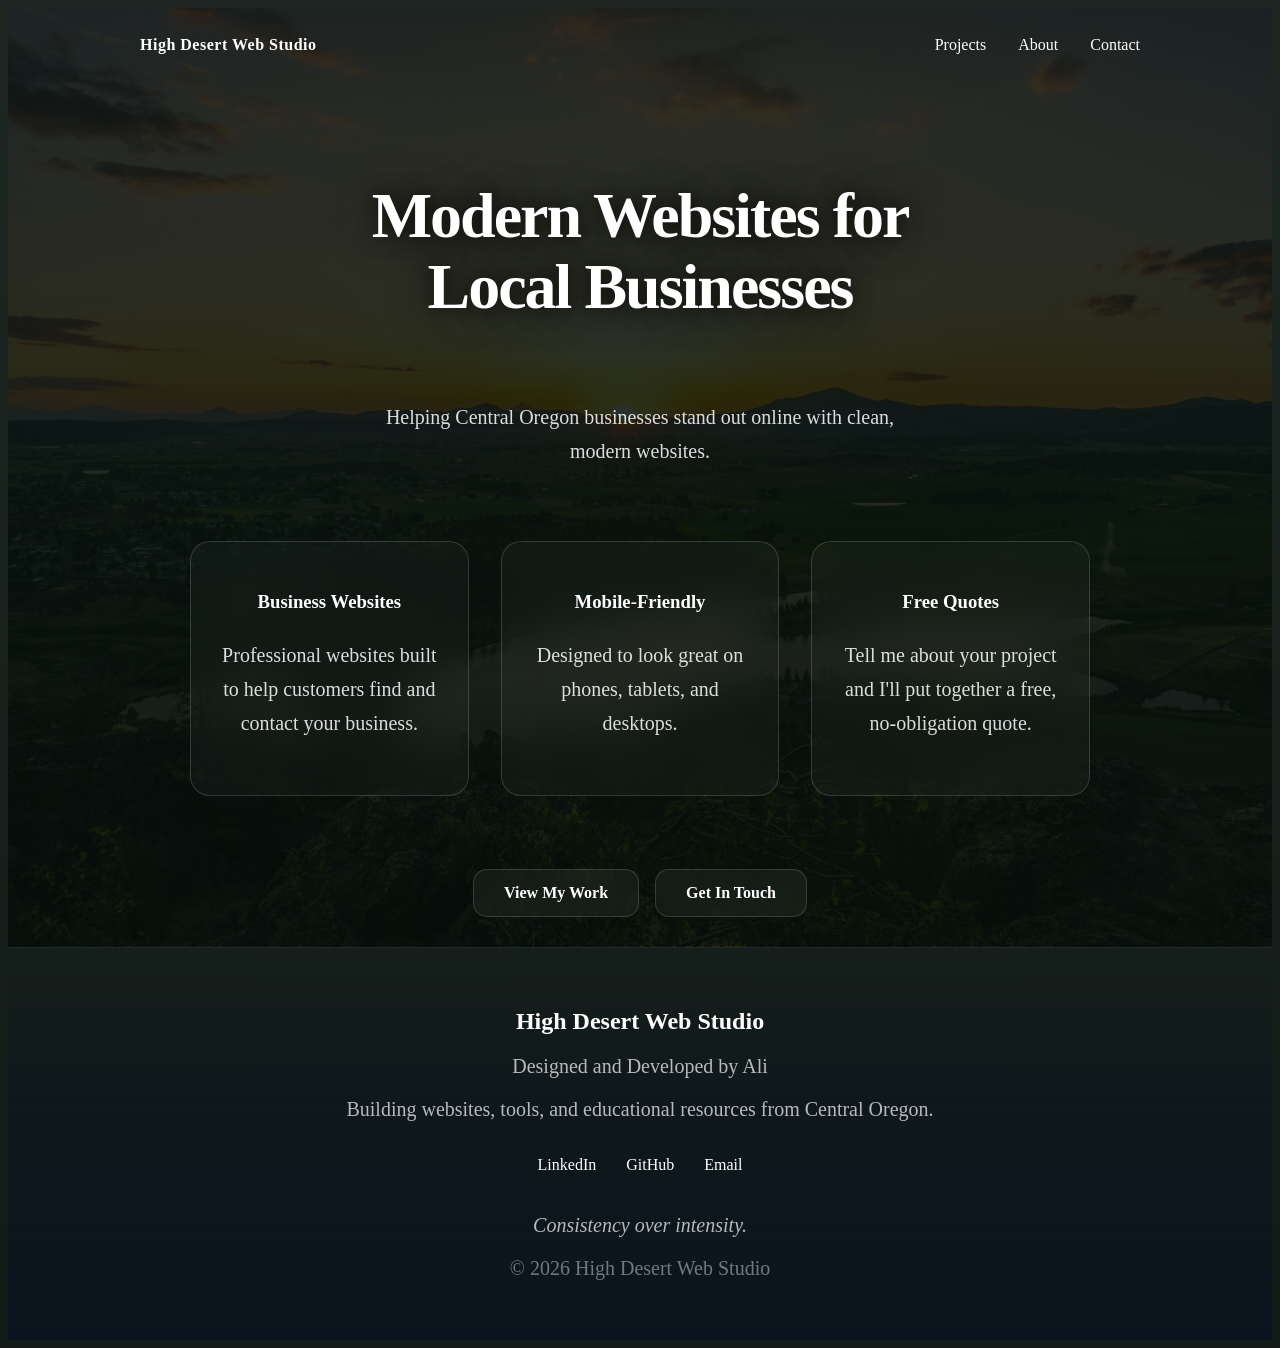
<file: index.html>
<!DOCTYPE html>
<html lang="en">
<head>
    <meta charset="UTF-8">
    <meta name="viewport" content="width=device-width, initial-scale=1.0">
    <title>High Desert Web Studio</title>
    <link rel="stylesheet" href="style.css">
</head>
<body>

    <nav>
        <div class="logo">
    High Desert Web Studio
</div>

        <ul class="nav-links">
            <li><a href="projects.html">Projects</a></li>
            <li><a href="about.html">About</a>
            <li><a href="contact.html">Contact</a></li>
        </ul>
    </nav>

    <section class="hero">
    <div class="hero-overlay"></div>

<div class="hero-content">

    <h1>
        Modern Websites for
        <br>
        Local Businesses
    </h1>

    <p>
    Helping Central Oregon businesses stand out online with clean, modern websites.
</p>

<div class="hero-features">

    <div class="feature-card">
        <h3>Business Websites</h3>
        <p>Professional websites built to help customers find and contact your business.</p>
    </div>

    <div class="feature-card">
        <h3>Mobile-Friendly</h3>
        <p>Designed to look great on phones, tablets, and desktops.</p>
    </div>

    <div class="feature-card">
        <h3>Free Quotes</h3>
        <p>Tell me about your project and I'll put together a free, no-obligation quote.</p>
    </div>

</div>


    <div class="hero-buttons">

        <a href="#projects" class="btn-primary">
            View My Work
        </a>

        <a href="contact.html" class="btn-secondary">
            Get In Touch
        </a>

    </div>

</div>
</section>



</div>

</section>

<footer class="site-footer">

    <div class="footer-content">

        <h2>High Desert Web Studio</h2>
        <p class="designer">
        Designed and Developed by Ali
    </p>

        <p>
            Building websites, tools, and educational resources
            from Central Oregon.
        </p>

        <div class="social-links">
            <a href="https://linkedin.com/in/alissa-anderson-merkley" target="_blank">
                LinkedIn
            </a>

            <a href="https://github.com/ander-ctrl-dev" target="_blank">
                GitHub
            </a>

            <a href="mailto:andersonali763@gmail.com">
                Email
            </a>
        </div>

        <p class="footer-quote">
            Consistency over intensity.
        </p>

        <p class="copyright">
            © 2026 High Desert Web Studio
        </p>

        

    </div>

</footer>




</body>
</html>
</file>
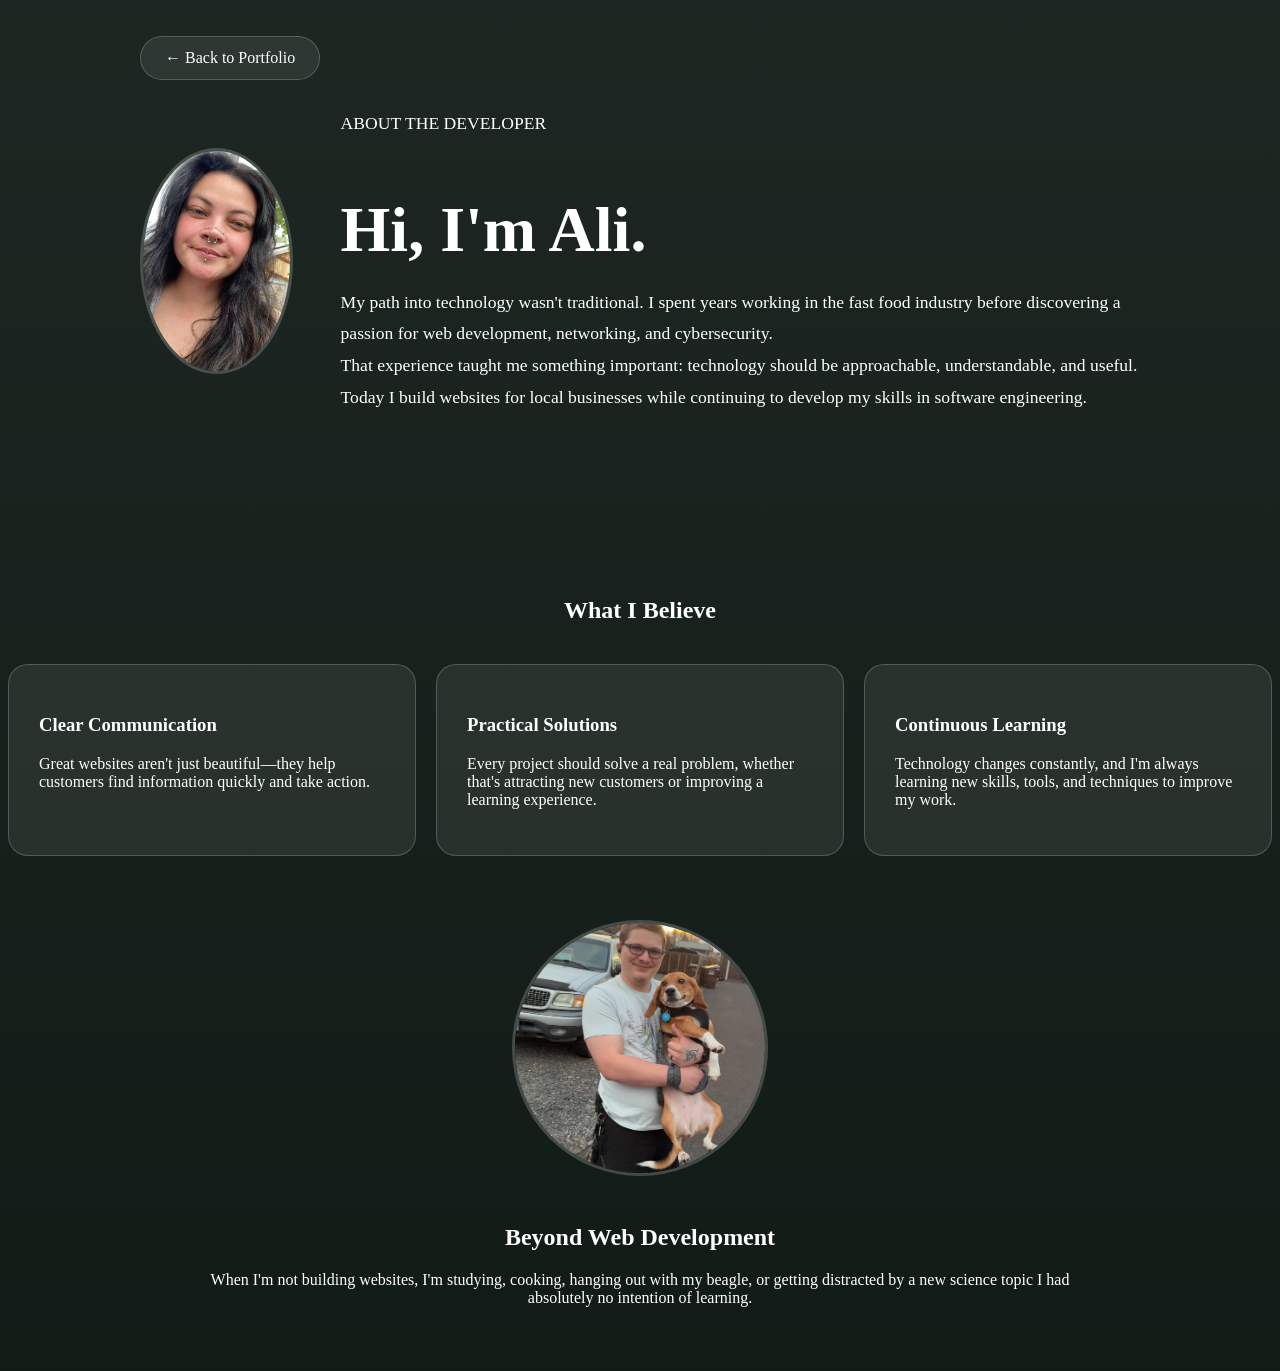
<file: about.html>
<!DOCTYPE html>
<html lang="en">
<head>
    <meta charset="UTF-8">
    <meta name="viewport" content="width=device-width, initial-scale=1.0">
    <title>About the Developer</title>
    <link rel="stylesheet" href="style.css">
</head>
<body>

<section class="about-page">
    <nav>
    <a href="index.html" class="back-btn">
        ← Back to Portfolio</a>
</nav>

    <div class="about-header">

    <img src="images/me.png" alt="Ali" class="profile-photo">

    <div class="about-intro">
        <p class="about-label">ABOUT THE DEVELOPER</p>

        <h1>Hi, I'm Ali.</h1>

        <p>
My path into technology wasn't traditional. I spent years working in the fast food industry before discovering a passion for web development, networking, and cybersecurity.
</p>

<p>
That experience taught me something important: technology should be approachable, understandable, and useful.
</p>

<p>
Today I build websites for local businesses while continuing to develop my skills in software engineering.
</p>

    </div>

</div>


</section>

<section class="about-section">

    <h2>What I Believe</h2>

    <div class="value-grid">

        <div class="value-card">
            <h3>Clear Communication</h3>
            <p>
                Great websites aren't just beautiful—they help customers
                find information quickly and take action.
            </p>
        </div>

        <div class="value-card">
            <h3>Practical Solutions</h3>
            <p>
                Every project should solve a real problem, whether that's
                attracting new customers or improving a learning experience.
            </p>
        </div>

        <div class="value-card">
            <h3>Continuous Learning</h3>
            <p>
                Technology changes constantly, and I'm always learning
                new skills, tools, and techniques to improve my work.
            </p>
        </div>

    </div>

</section>


<section class="hobby-section">
    <img src="images/beans.png" 
    alt="Beans the Beagle" 
    class="hobby-photo">
</div>

<h2>Beyond Web Development</h2>

<p>When I'm not building websites, I'm studying, cooking, hanging out with my beagle, or getting distracted by a new science topic I had absolutely no intention of learning. </p>

</section>
</body>
</html>
</file>
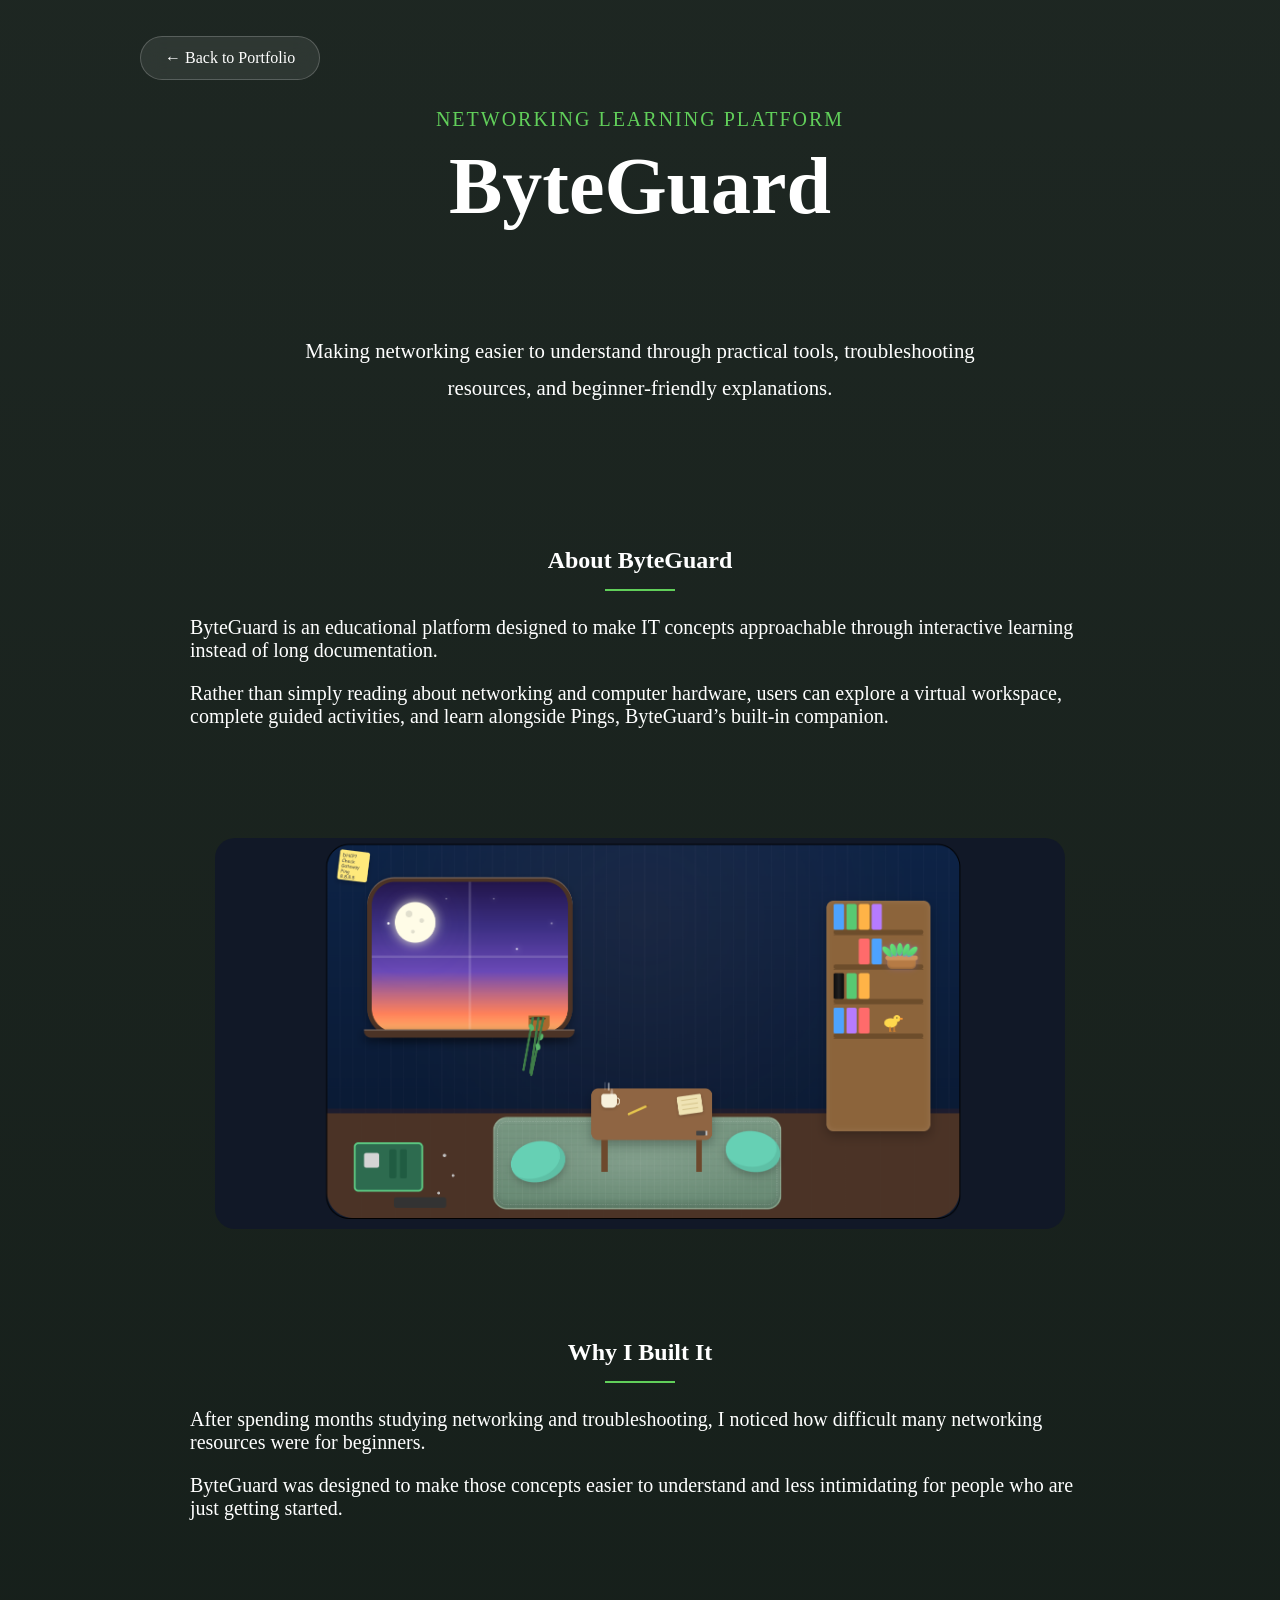
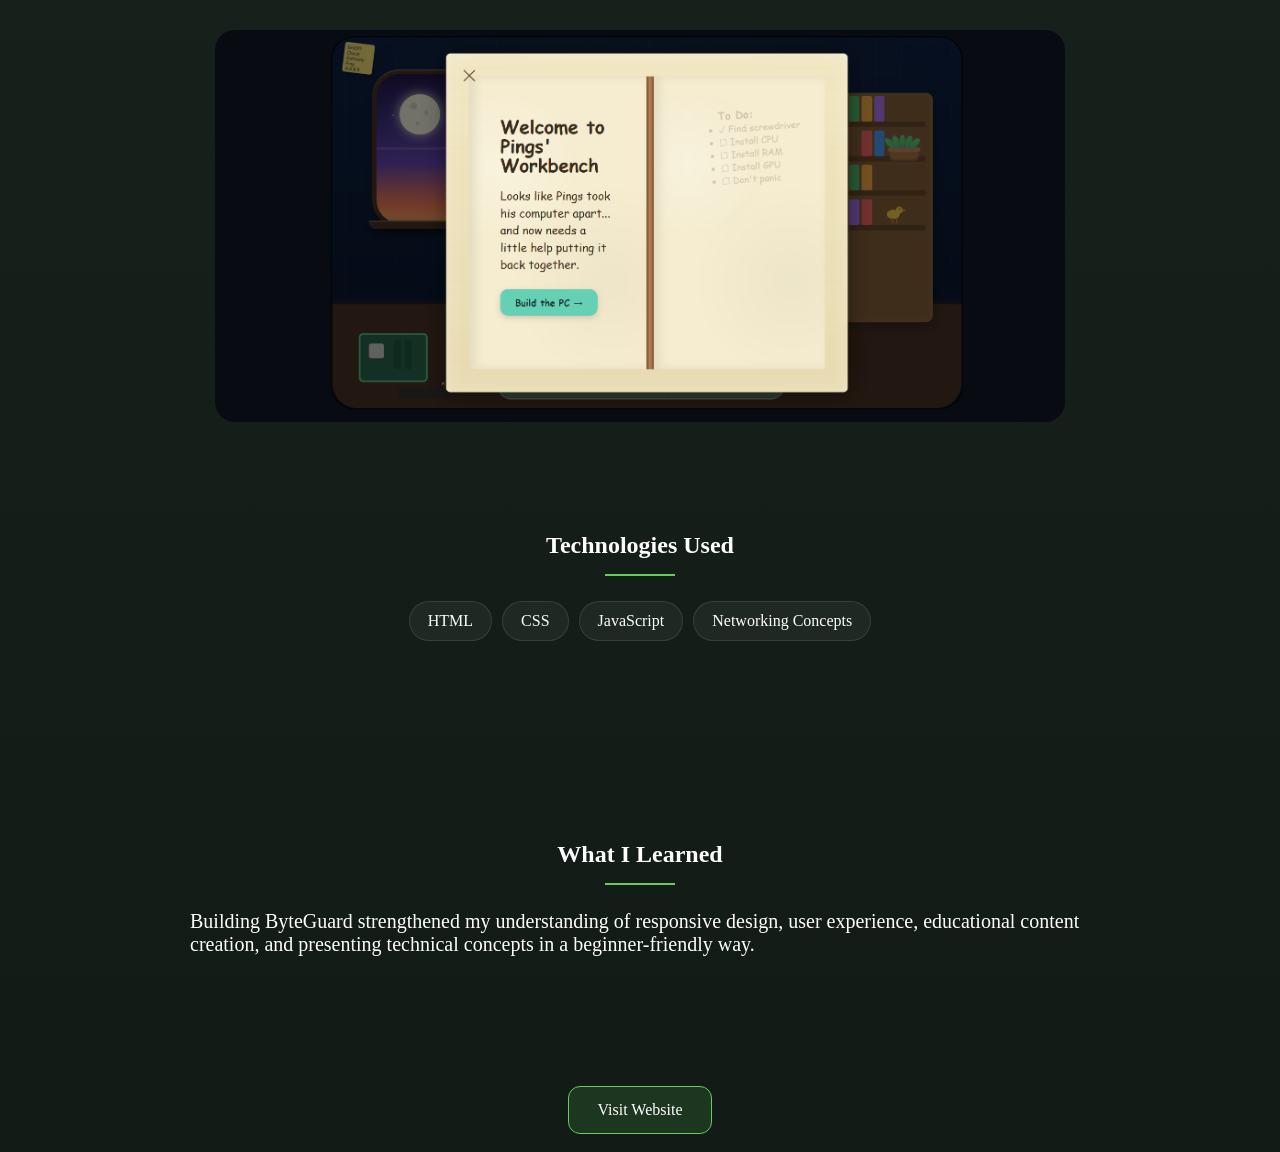
<file: byteguard.html>
<!DOCTYPE html>
<html lang="en">

<head>
    <meta charset="UTF-8">
    <meta name="viewport" content="width=device-width, initial-scale=1.0">
    <title>ByteGuard</title>

    <link rel="stylesheet" href="style.css">
</head>

<body>

    <nav>
    <a href="index.html" class="back-btn">
        ← Back to Portfolio</a>
</nav>

    <section class="byteguard-hero">

    <p class="section-label">NETWORKING LEARNING PLATFORM</p>

    <h1>ByteGuard</h1>

    <p class="byteguard-hero project-subtitle">
        Making networking easier to understand through
        practical tools, troubleshooting resources, and
        beginner-friendly explanations.
    </p>

</section>


<section class="project-content">

    <h2>About ByteGuard</h2>

    <p>
        ByteGuard is an educational platform designed to make IT concepts 
        approachable through interactive learning 
        instead of long documentation.
    </p>

    <p>
        Rather than simply reading about networking and computer hardware, 
        users can explore a virtual workspace, complete guided activities, 
        and learn alongside Pings, ByteGuard’s built-in companion.
    
    </p>

</section>

<section class="project-showcase">

    <img src="images/pings-home.png"
        alt="ByteGuard Homepage">

</section>

<section class="project-content">

    <h2>Why I Built It</h2>

    <p>
        After spending months studying networking
        and troubleshooting, I noticed
        how difficult many networking resources were
        for beginners.
    </p>

    <p>
        ByteGuard was designed to make those concepts
        easier to understand and less intimidating for
        people who are just getting started.
    </p>

</section>

<section class="project-showcase">

    <img src="images/hardware-lab.png"
        alt="ByteGuard Lab">

</section>

<section class="project-content">

    <h2>Technologies Used</h2>

    <div class="tech-stack">

        <span>HTML</span>
        <span>CSS</span>
        <span>JavaScript</span>
        <span>Networking Concepts</span>

    </div>

</section>

<section class="project-content">

    <h2>What I Learned</h2>

    <p>
        Building ByteGuard strengthened my understanding
        of responsive design, user experience, educational
        content creation, and presenting technical concepts
        in a beginner-friendly way.
    </p>

</section>

<section class="project-links">

    <a href="https://byteguard.onrender.com"
        target="_blank"
        class="project-button">

        Visit Website

    </a>

</section>



</body>
</html
</file>
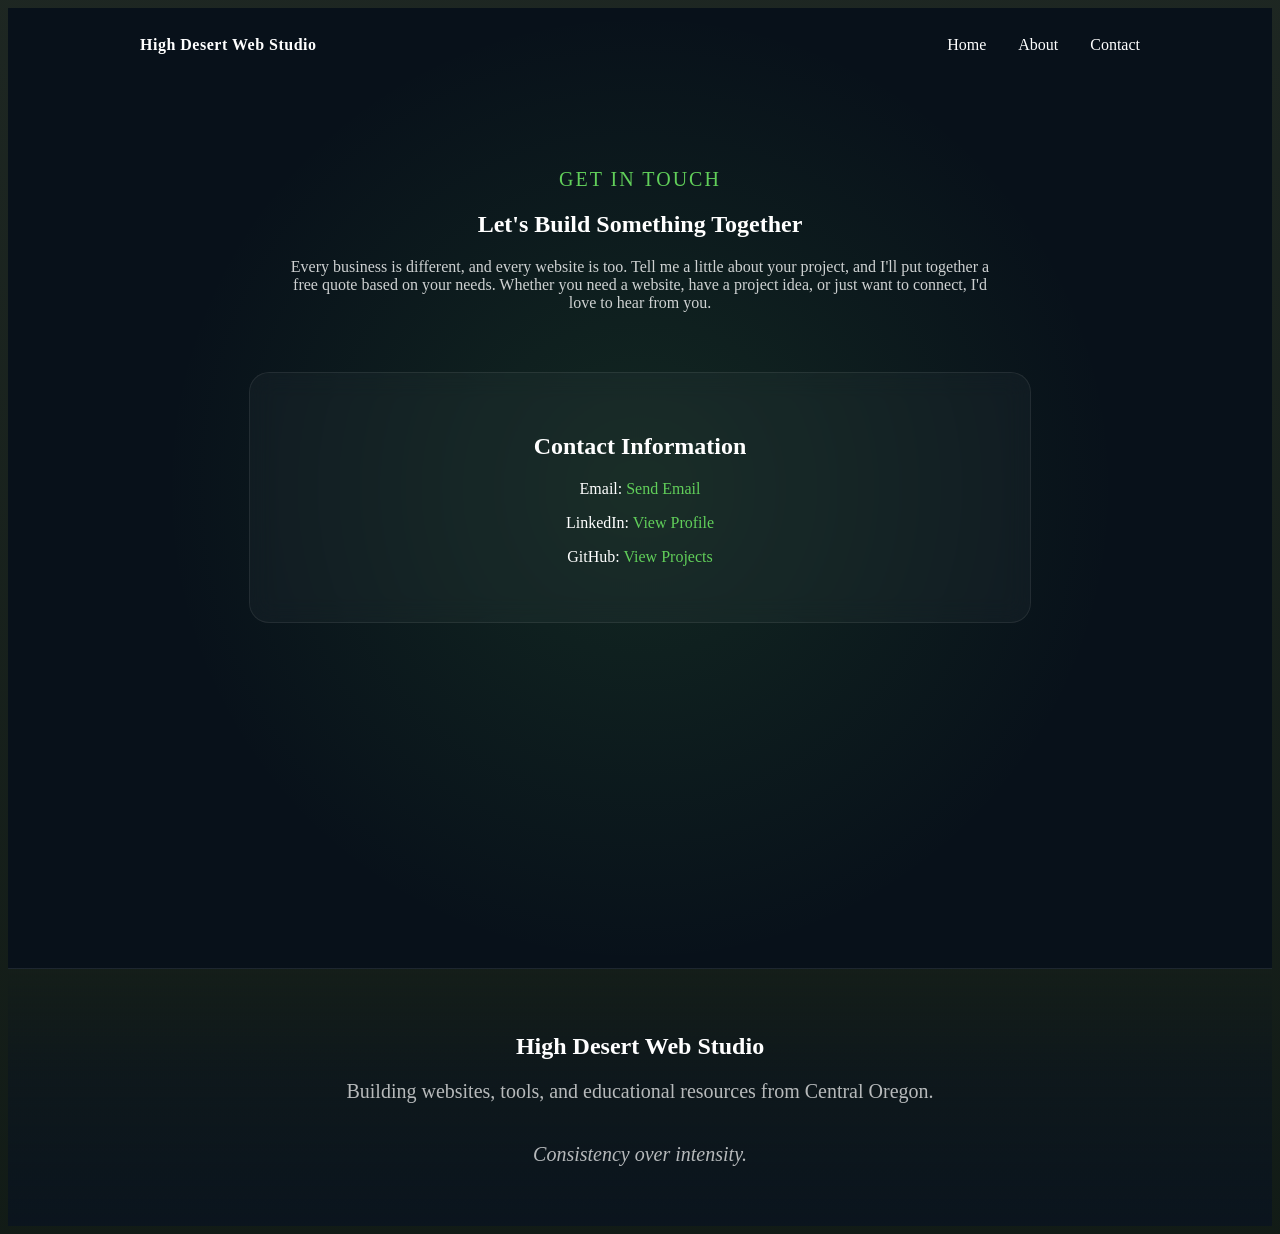
<file: contact.html>
<!DOCTYPE html>
<html lang="en">

<head>
    <meta charset="UTF-8">
    <meta name="viewport" content="width=device-width, initial-scale=1.0">
    <title>Contact | High Desert Web Studio</title>

    <link rel="stylesheet" href="style.css">
</head>

<body>

<nav>
    <a href="index.html" class="logo">
        High Desert Web Studio
    </a>

    <div class="nav-links">
        <a href="index.html">Home</a>
        <a href="about.html">About</a>
        <a href="contact.html">Contact</a>
    </div>
</nav>

<section class="contact-page">

    <p class="section-label">GET IN TOUCH</p>

    <h1>Let's Build Something Together</h1>

    <p class="contact-intro">
        Every business is different, and every website is too. Tell me a little about your project, 
        and I'll put together a free quote based on your needs. 
        
        Whether you need a website, have a project idea,
        or just want to connect, I'd love to hear from you.
    </p>

    <div class="contact-card">

        <h2>Contact Information</h2>

        <p>
            Email:
            <a href="mailto:andersonali763@gmail.com">
                Send Email
            </a>
        </p>

        <p>
            LinkedIn:
            <a href="https://linkedin.com/in/alissa-anderson-merkley">
                View Profile
            </a>
        </p>

        <p>
            GitHub:
            <a href="https://github.com/ander-ctrl-dev">
                View Projects
            </a>
        </p>

    </div>

</section>

<footer class="site-footer">

    <div class="footer-content">

        <h3>High Desert Web Studio</h3>

        <p>
            Building websites, tools, and educational resources
            from Central Oregon.
        </p>

        <p class="footer-quote">
            Consistency over intensity.
        </p>

    </div>

</footer>

</body>
</html>
</file>
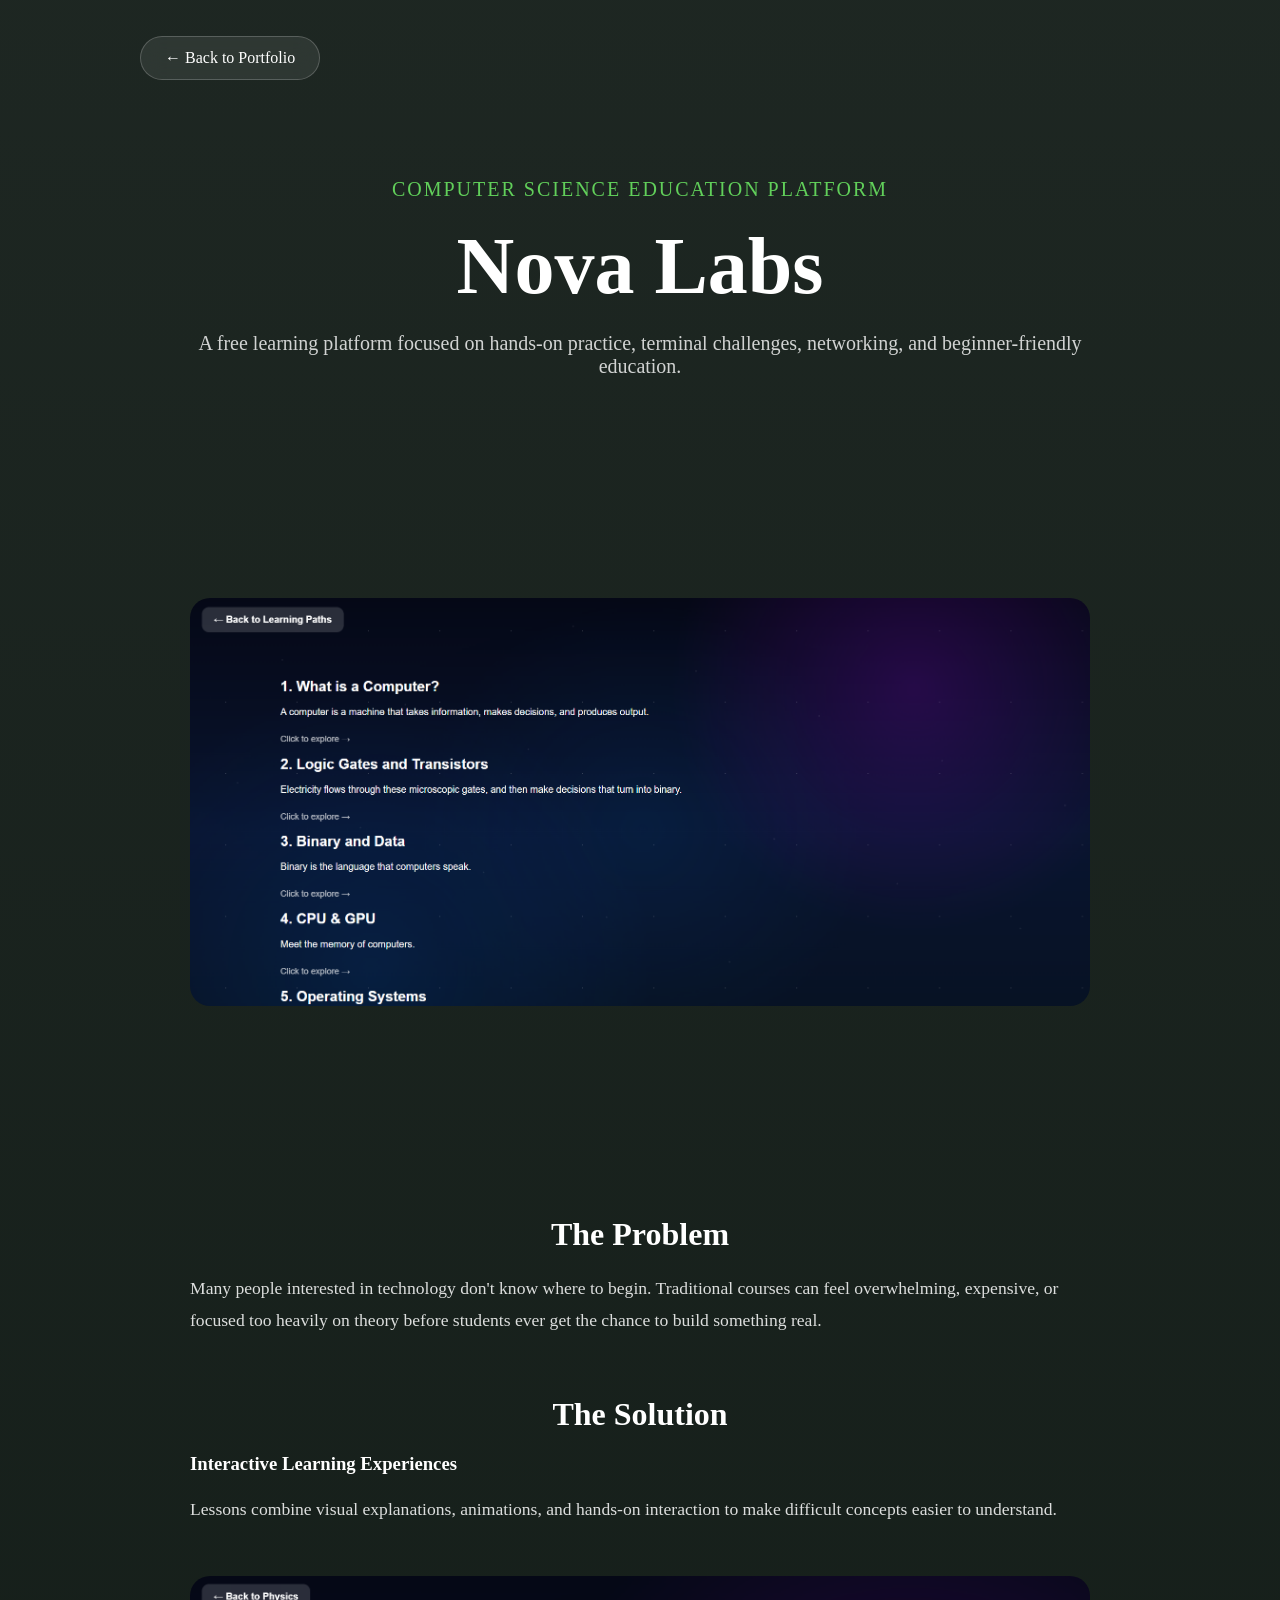
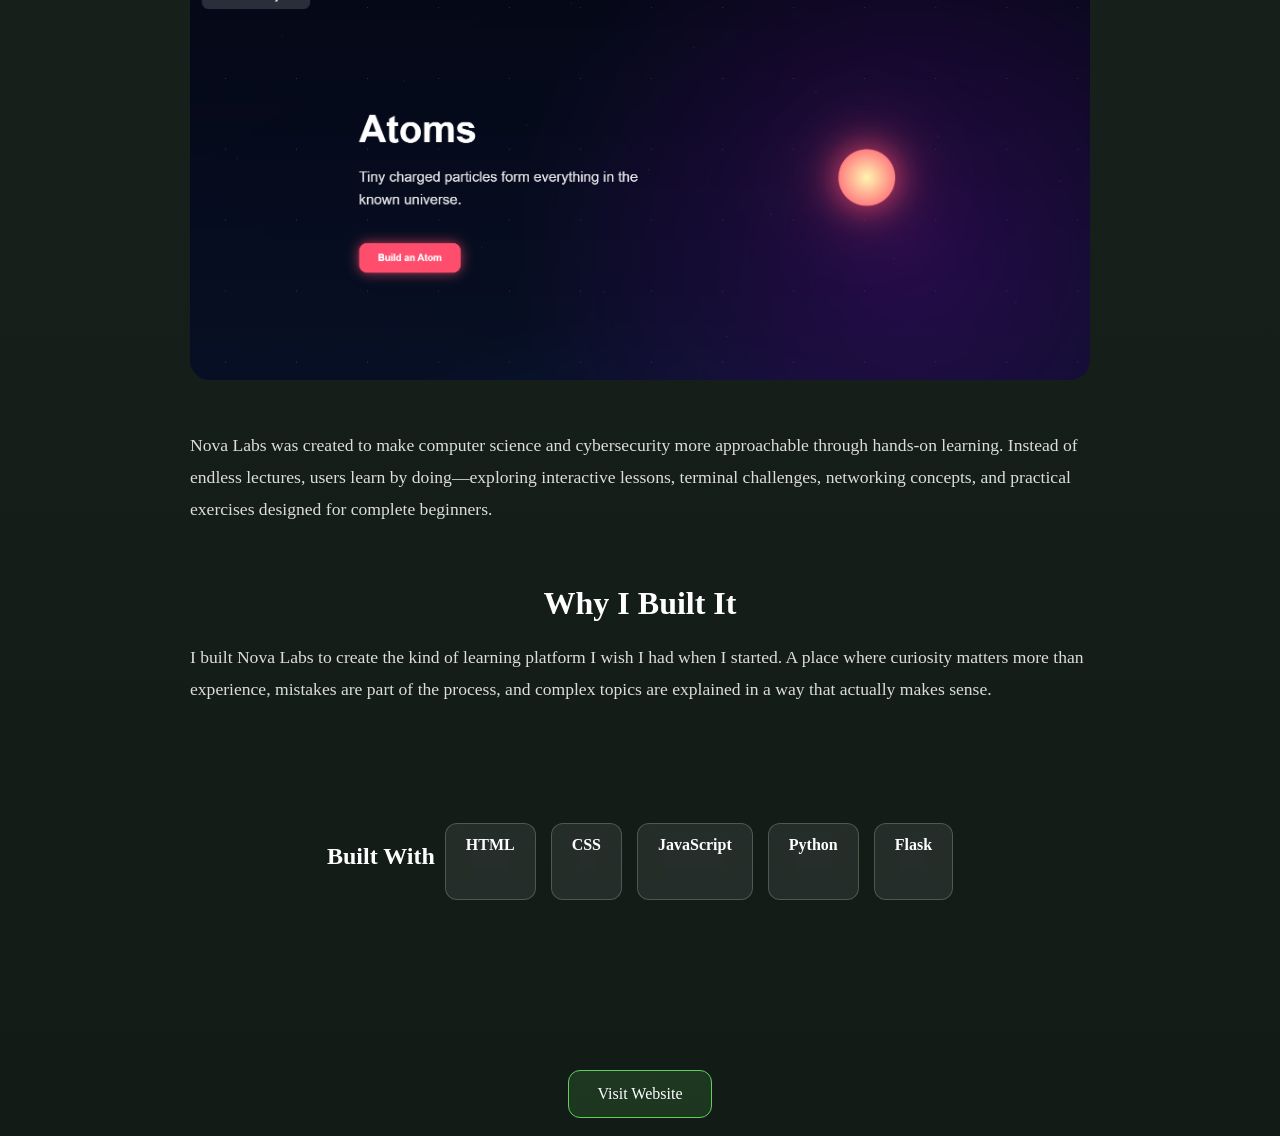
<file: nova-labs.html>
<!DOCTYPE html>
<html lang="en">
<head>
    <meta charset="UTF-8">
    <meta name="viewport" content="width=device-width, initial-scale=1.0">
    <title>Nova Labs</title>
    <link rel="stylesheet" href="style.css">
</head>

<body>

<nav>
    <a href="index.html" class="back-btn">
        ← Back to Portfolio</a>
</nav>

<section class="project-hero">

    <div class="project-content">

        <p class="project-tag">
            Computer Science Education Platform
        </p>

        <h1>Nova Labs</h1>

        <p class="project-description">
            A free learning platform focused on
            hands-on practice, terminal challenges, networking,
            and beginner-friendly education.
        </p>

    </div>

</section>

<img src="images/nova-labs.png"
    alt="Nova Labs Screenshot"
    class="project-image">
<section class="overview">

<h2>The Problem</h2>

<p>
Many people interested in technology don't know where to begin.
Traditional courses can feel overwhelming, expensive, or focused
too heavily on theory before students ever get the chance to build
something real.
</p>

<h2>The Solution</h2>

<h3>Interactive Learning Experiences</h3>

<p>
Lessons combine visual explanations, animations,
and hands-on interaction to make difficult concepts
easier to understand.
</p>

<img src="images/nova.png"
    alt="Nova Labs Screenshot"
    class="project-image">


<p>
Nova Labs was created to make computer science and cybersecurity
more approachable through hands-on learning. Instead of endless
lectures, users learn by doing—exploring interactive lessons,
terminal challenges, networking concepts, and practical exercises
designed for complete beginners.
</p>

<h2>Why I Built It</h2>

<p>
I built Nova Labs to create the kind of learning platform I wish I
had when I started. A place where curiosity matters more than
experience, mistakes are part of the process, and complex topics
are explained in a way that actually makes sense.
</p>
</section>


<section class="tech-stack">

    <h2>Built With</h2>

    <div class="stack-grid">
        <div>HTML</div>
        <div>CSS</div>
        <div>JavaScript</div>
        <div>Python</div>
        <div>Flask</div>
    </div>

</section>

<section class="project-links">
    <a href="http://nova-labs.onrender.com/"
    target="_blank"
    class="project-button">
    Visit Website
    </a>


</section>

</body>
</html>
</file>
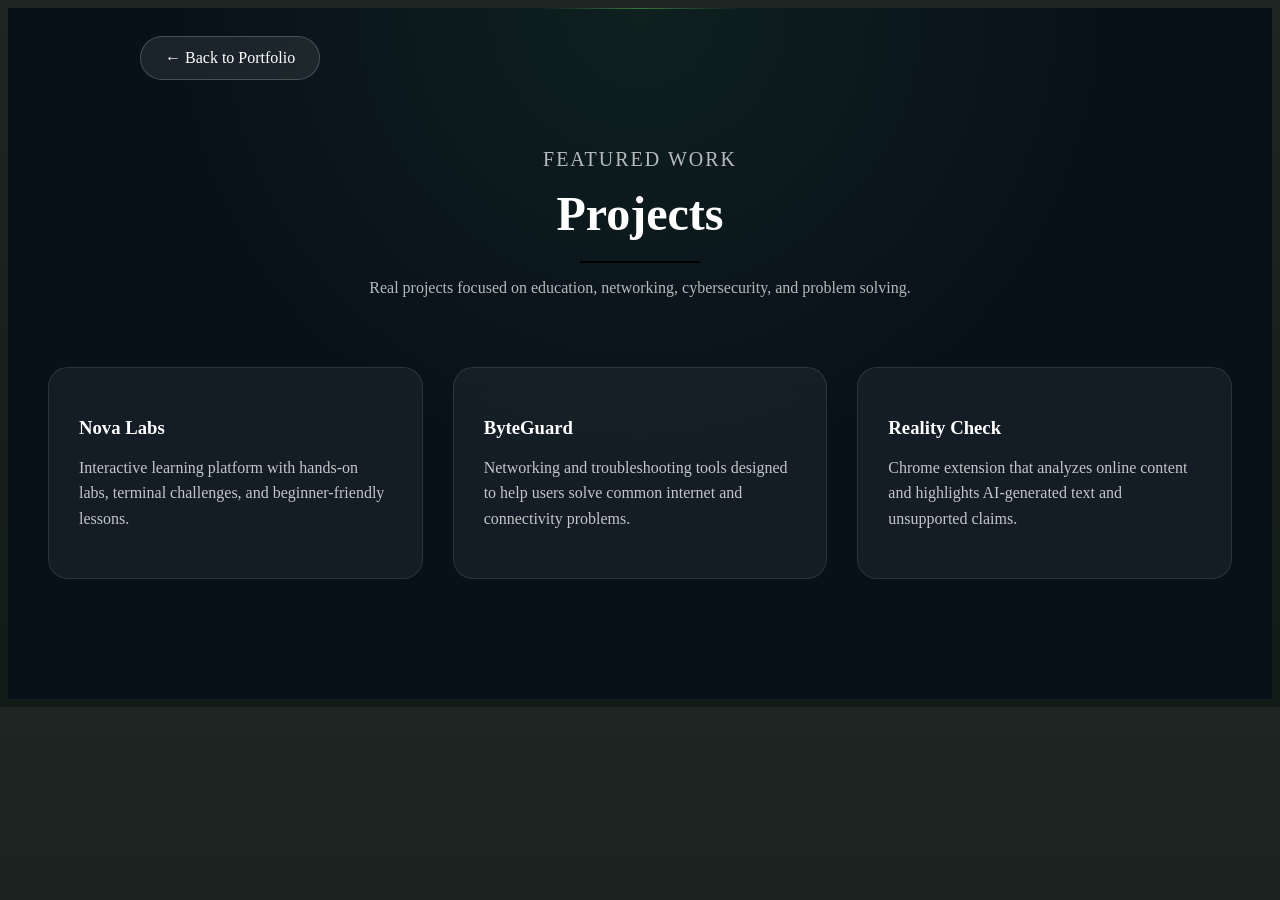
<file: projects.html>
<!DOCTYPE html>
<html lang="en">
<head>
    <meta charset="UTF-8">
    <meta name="viewport" content="width=device-width, initial-scale=1.0">
    <title>Projects</title>
    <link rel="stylesheet" href="style.css">
</head>

<body>
    <nav>
    <a href="index.html" class="back-btn">
        ← Back to Portfolio</a>
</nav>

<section id="projects" class="projects">

    <div class="section-header">
        <p class="section-label">Featured Work</p>
        <h2>Projects</h2>
        <p>
            Real projects focused on education, networking,
            cybersecurity, and problem solving.
        </p>
    </div>

    <div class="project-grid">

        <a href="nova-labs.html" class="project-card">

    <h3>Nova Labs</h3>

    <p>
        Interactive learning platform with
        hands-on labs, terminal challenges, and beginner-friendly lessons.
    </p>

</a>


        <a href="byteguard.html" class="project-card">
    <h3>ByteGuard</h3>
    <p>
        Networking and troubleshooting tools designed to help users solve
        common internet and connectivity problems.
    </p>
</a>


        <a href="reality-check.html" class="project-card">
    <h3>Reality Check</h3>
    <p>
        Chrome extension that analyzes online content and highlights
        AI-generated text and unsupported claims.
    </p>
</a>
</section>
</body>
</html>
</file>
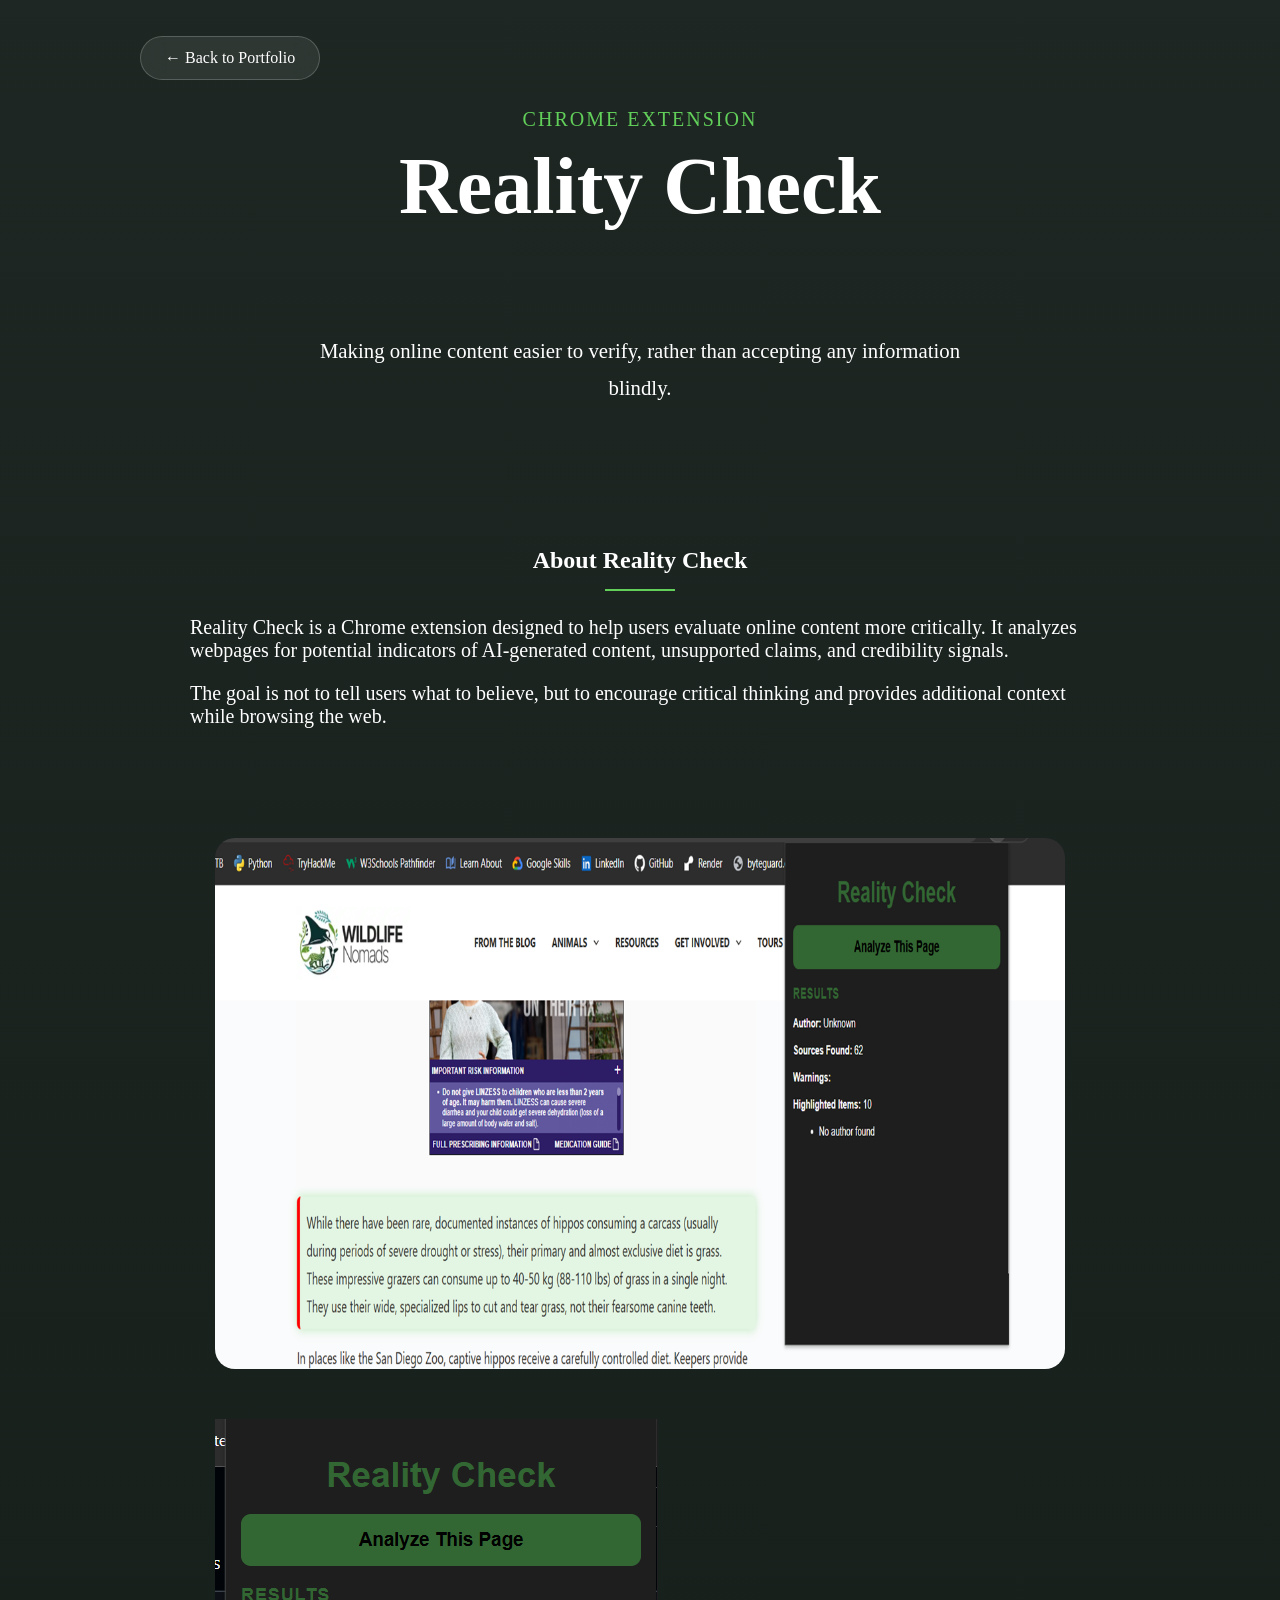
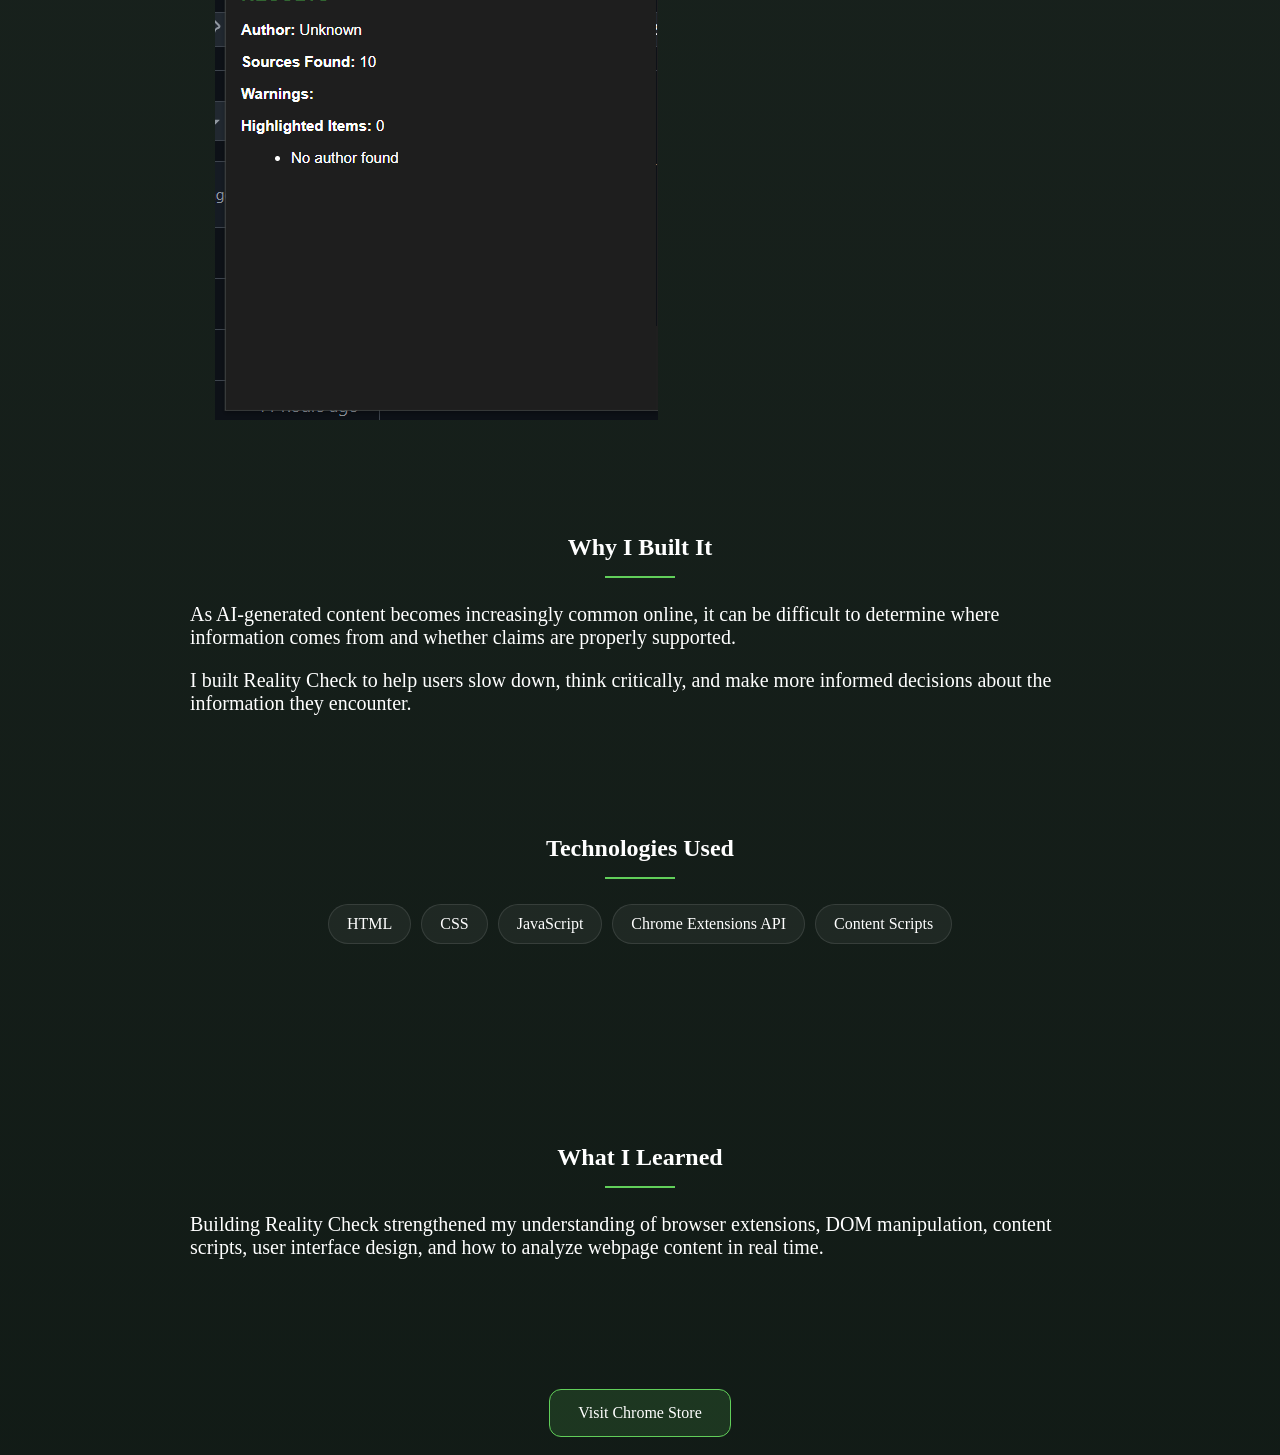
<file: reality-check.html>
<!DOCTYPE html>
<html lang="en">

<head>
    <meta charset="UTF-8">
    <meta name="viewport" content="width=device-width, initial-scale=1.0">
    <title>Chrome Extension</title>

    <link rel="stylesheet" href="style.css">
</head>

<body>

    <nav>
    <a href="index.html" class="back-btn">
        ← Back to Portfolio</a>
</nav>

    <section class="byteguard-hero">

    <p class="section-label">Chrome Extension</p>

    <h1>Reality Check</h1>

    <p class="byteguard-hero project-subtitle">
        Making online content easier to verify, rather than accepting any information blindly.
    </p>

</section>


<section class="project-content">

    <h2>About Reality Check</h2>

<p>
Reality Check is a Chrome extension designed to help users evaluate online
content more critically. It analyzes webpages for potential indicators of
AI-generated content, unsupported claims, and credibility signals.
</p>

<p>
The goal is not to tell users what to believe, but to encourage critical
thinking and provides additional context while browsing the web.
</p>


</section>

<section class="project-showcase">

    <img src="images/check.png"
        alt="Reality Check in browser">

</section>

<section class="project-showcase-2">

    <img src="images/reality.png"
        alt="Reality Check closeup">

</section>

<section class="project-content">

    <h2>Why I Built It</h2>

<p>
As AI-generated content becomes increasingly common online, it can be
difficult to determine where information comes from and whether claims are
properly supported.
</p>

<p>
I built Reality Check to help users slow down, think critically, and make
more informed decisions about the information they encounter.
</p>


</section>

<section class="project-content">

    <h2>Technologies Used</h2>

    <div class="tech-stack">
    <span>HTML</span>
    <span>CSS</span>
    <span>JavaScript</span>
    <span>Chrome Extensions API</span>
    <span>Content Scripts</span>
</div>


</section>

<section class="project-content">

    <h2>What I Learned</h2>

<p>
Building Reality Check strengthened my understanding of browser extensions,
DOM manipulation, content scripts, user interface design, and how to analyze
webpage content in real time.
</p>


</section>

<section class="project-links">

    <a href="https://chromewebstore.google.com/detail/reality-check/hceklndiknojhimmebmgljacnpbfabjl"
    target="_blank"
    class="project-button">
    Visit Chrome Store
    </a>


</section>



</body>
</html
</file>
<file: style.css>
.hero {
    min-height: 80vh;
    background-position: center 60%;
    padding-top: 120px;

    background:
        linear-gradient(
        rgba(5,15,10,.82),
        rgba(5,15,10,.90)
        ), 
        url("images/prineville-sunset.webp");

    background-size: cover;
    background-position: center;
    background-repeat: no-repeat;

    display: flex;
    justify-content: center;
    align-items: center;
    text-align: center;
    position: relative;
}
.hero::after {
    content: "";

    position: absolute;
    left: 0;
    right: 0;
    bottom: 0;

    height: 250px;

    background: linear-gradient(
        circle at center,
        rgba(8,17,26,0),
        rgba(8,17,26,.4),
        rgba(8,17,26,.8),
        #08111a
    );

    pointer-events: none;
}
.hero-content {
    max-width: 900px;

    display: flex;
    flex-direction: column;

    align-items: center;
    justify-content: center;

    text-align: center;

    margin: 0 auto;

    position: relative;
    z-index: 2;
}
.hero h1 {
    font-size: 4rem;
    font-weight: 800;
    color: white;
    line-height: 1.1;

    text-shadow:
        0 0 20px rgba(0,0,0,.6),
        0 0 40px rgba(0,0,0,.5);

    letter-spacing: -2px;
    max-width: 700px;
}
.hero-features {
    display: flex;
    justify-content: center;
    gap: 2rem;
    margin: 3rem 0;
    flex-wrap: wrap;
}
.feature-card {
    max-width: 250px;
    flex: 1;
    padding: 30px;
    border-radius: 20px;
    margin: 0 auto;
    min-height: auto;
    
    background: rgba(255,255,255,.03);
    backdrop-filter: blur(20px);

    border: 1px solid rgba(255,255,255,.15);
}
.feature-card h3 {
    margin-bottom: 1.2rem;
}
.feature-card p {
    font-size: 5px;
}
.hero p {
    color: rgba(255,255,255,.85);
    font-size: 1.25rem;
    max-width: 550px;
    margin: 25px auto;
    line-height: 1.7;
}
.hero-buttons {
    display: flex;

    justify-content: center;

    align-items: center;

    gap: 1rem;

    margin-top: 25px;
    margin-bottom: 30px;
}
.location-badge {
    display: inline-block;

    padding: 12px 24px;

    border-radius: 999px;

    color: white;

    background: rgba(255,255,255,.12);

    border: 1px solid rgba(255,255,255,.18);

    backdrop-filter: blur(20px);

    box-shadow:
        0 8px 32px rgba(0,0,0,.15);

    margin-bottom: 25px;
}
.btn-primary,
.btn-secondary {
    padding: 14px 30px;

    border-radius: 14px;

    text-decoration: none;

    font-weight: 600;

    backdrop-filter: blur(15px);

    transition: all .3s ease;
}
.btn-primary {
    background: rgba(255,255,255,.05);

    border: 1px solid rgba(255,255,255,.15);

    color: white;
}
.btn-secondary {
    background: rgba(255,255,255,.05);

    border: 1px solid rgba(255,255,255,.15);

    color: white;
}
.btn-primary:hover,
.btn-secondary:hover {
    transform: translateY(-2px);

    background: rgba(255,255,255,.18);

    border-color: rgba(255,255,255,.35);
}
nav {
    position: absolute;
    top: 20px;

    left: 50%;
    transform: translateX(-50%);

    width: 85%;
    max-width: 1000px;

    display: flex;
    justify-content: space-between;
    align-items: center;

    padding: 16px 28px;

    border-radius: 20px;

    z-index: 2;
}
.nav-links {
    display: flex;
    gap: 2rem;

    list-style: none;

    margin: 0;
    padding: 0;
}
.nav-links a {
    color: white;
    text-decoration: none;
    font-weight: 500;
}
.nav-links a:hover {
    color: #22c55e;
}
.logo {
    color: white;

    font-weight: 700;

    text-decoration: none;

    letter-spacing: .5px;
    font-size: 1rem;
}
.logo {
    color: white;
    font-weight: 700;
}
.logo span {
    display: block;

    font-size: 0.8rem;

    opacity: .75;

    font-weight: 400;
}
.projects {
    position: relative;

    padding: 120px 40px;

    background:
        radial-gradient(
            circle at top,
            rgba(97, 207, 90, 0.08),
            transparent 50%
        ),
        #08111a;
}
.projects::before {
    content: "";

    position: absolute;
    top: 0;
    left: 50%;

    width: 200px;
    height: 1px;

    transform: translateX(-50%);

    background: linear-gradient(
        to right,
        transparent,
        rgba(97,207,90,.5),
        transparent
    );
}
.section-header {
    text-align: center;
    max-width: 700px;
    margin: 0 auto 70px;
}
.section-label {
    color: #7dd3fc;
    text-transform: uppercase;
    letter-spacing: 2px;
    font-size: .8rem;
}
.section-header h2 {
    font-size: 3rem;
    color: white;
    margin: 15px 0;
}
.section-header p {
    color: rgba(255,255,255,.7);
}
.project-grid {
    display: grid;
    grid-template-columns: repeat(3, 1fr);
    gap: 30px;
}
.project-card {
    background: rgba(255,255,255,.05);
    border: 1px solid rgba(255,255,255,.1);
    border-radius: 20px;
    padding: 30px;

    backdrop-filter: blur(12px);

    transition: all .3s ease;
}
.project-card:hover {
    transform: translateY(-8px);

    border-color: rgba(255,255,255,.2);
}
.project-card h3 {
    color: white;
    margin-bottom: 15px;
}
.project-card p {
    color: rgba(255,255,255,.75);
    line-height: 1.6;
}
.project-card {
    text-decoration: none;
    color: inherit;
}
.projects h2::after {
    content: "";

    display: block;

    width: 120px;
    height: 2px;

    margin: 20px auto 0;

    background: black
}


/* NOVA LABS SECTION */

.project-hero {
    min-height: 60vh;

    display: flex;
    justify-content: center;
    align-items: center;

    text-align: center;
}

.project-content {
    max-width: 800px;
}

.project-tag {
    color: #61cf5a;
    letter-spacing: 2px;
    text-transform: uppercase;
}

.project-hero h1 {
    font-size: 5rem;
    color: white;
    margin: 20px 0;
}

.project-description {
    color: rgba(255,255,255,.8);
    font-size: 1.2rem;
}

.overview {
    max-width: 900px;
    margin: 0 auto;
    padding: 100px 30px;
}

.overview h2 {
    font-size: 2rem;
    margin-top: 60px;
    margin-bottom: 20px;
}

.overview p {
    font-size: 1.1rem;
    line-height: 1.8;
    color: rgba(255,255,255,0.85);
}

.tech-stack {
    max-width: 900px;
    margin: 0 auto;
    padding: 0 30px 100px;
}

.tech-stack h2 {
    margin-bottom: 30px;
}

.stack-grid {
    display: flex;
    flex-wrap: wrap;
    gap: 15px;
}

.stack-grid div {
    background: rgba(255,255,255,0.08);
    border: 1px solid rgba(255,255,255,0.2);
    backdrop-filter: blur(10px);

    padding: 12px 20px;
    border-radius: 12px;

    color: white;
    font-weight: 600;
}

body {
    background:
        linear-gradient(
            rgba(5,15,10,.9),
            rgba(5,15,10,.95)
        );
    color: white;
}

.back-btn {
    display: inline-block;

    padding: 12px 24px;

    color: white;
    text-decoration: none;

    background: rgba(255,255,255,0.08);
    border: 1px solid rgba(255,255,255,0.2);

    border-radius: 999px;

    backdrop-filter: blur(10px);

    transition: all 0.3s ease;
}

.back-btn:hover {
    transform: translateY(-2px);

    background: rgba(255,255,255,0.15);
}

.project-image {
    width: 100%;
    max-width: 900px;

    display: block;

    margin: 50px auto;

    border-radius: 20px;
}



/* ABOUT SECTION */

.about-page {
    max-width: 1000px;
    margin: 0 auto;
    padding: 100px 40px;
}
.about-page h1 {
    font-size: 4rem;
    margin-bottom: 20px;
}
.about-page p {
    font-size: 1.1rem;
    line-height: 1.8;
    max-width: 1200px;
    margin: 0 auto;
}
.value-grid {
    display: grid;
    grid-template-columns: repeat(3, 1fr);
    gap: 20px;
    margin-top: 40px;
    margin-bottom: 60px;
}
.value-card {
    background: rgba(255,255,255,0.08);
    border: 1px solid rgba(255,255,255,0.2);
    border-radius: 20px;
    padding: 30px;

    transition: 0.3s ease;
}
.value-card:hover {
    transform: translateY(-5px);
}
.section-label {
    color: white;
}
h2 {
    text-align: center;
}
.about-header {
    display: flex;
    align-items: center;
    gap: 3rem;
    max-width: 1000px;
    margin: 0 auto 4rem auto;
}
.profile-photo {
    width: 220px;
    height: 220px;
    object-fit: cover;
    border-radius: 50%;
    border: 3px solid rgba(255,255,255,0.2);
    object-position: center;
}
.hobby-section {
    text-align: center;
    max-width: 900px;
    margin: 4rem auto;
}
.hobby-photo {
    width: 250px;
    height: 250px;
    object-fit: cover;
    border-radius: 50%;
    border: 3px solid rgba(255,255,255,0.2);
    margin-bottom: 1.5rem;
}

/* FOOTER */

.site-footer {
    padding: 40px 20px;

    background: linear-gradient(
        to bottom,
        rgba(0,0,0,0) 0%,
        rgba(8,18,32,.45) 40%,
        rgba(8,18,32,.75) 100%
        );

    border-top: 1px solid rgba(255,255,255,.08);
    margin-bottom: 5px;
}

.footer-content {
    max-width: 900px;
    margin: 0 auto;
    text-align: center;
}

.site-footer h3 {
    font-size: 1.5rem;
    margin-bottom: 15px;
}

.site-footer p {
    color: rgba(255,255,255,.7);
    font-size: 20px;
}

.social-links {
    display: flex;
    justify-content: center;
    gap: 30px;

    margin: 35px 0;
}

.social-links a {
    color: white;
    text-decoration: none;

    transition: .3s;
}

.social-links a:hover {
    color: #61cf5a;
}

.footer-quote {
    font-style: italic;
    margin-top: 40px;
}

.copyright {
    margin-top: 20px;
    font-size: .9rem;
    opacity: .6;
}

/* CONTACT */

.contact-page {
    min-height: 80vh;

    padding: 140px 20px 100px;

    text-align: center;

    background:
        radial-gradient(
            circle at center,
            rgba(97,207,90,.12),
            transparent 60%
        ),
        #08111a;
}

.contact-intro {
    max-width: 700px;

    margin: 20px auto 60px;

    color: rgba(255,255,255,.8);
}

.contact-card {
    max-width: 700px;

    margin: 0 auto;

    padding: 40px;

    border-radius: 20px;

    background: rgba(255,255,255,.03);

    border: 1px solid rgba(255,255,255,.08);

    backdrop-filter: blur(12px);
}

.contact-card a {
    color: #61cf5a;
    text-decoration: none;
}

.contact-card a:hover {
    text-decoration: underline;
}

/* BYTEGUARD PAGE */

.project-content {
    max-width: 900px;
    margin: 0 auto;
    padding: 40px 30px;
}

.tech-stack {
    display: flex;
    justify-content: center;
    flex-wrap: wrap;
    gap: 10px;
}

.tech-stack span {
    padding: 10px 18px;

    border-radius: 999px;

    background: rgba(255,255,255,.05);

    border: 1px solid rgba(255,255,255,.1);
}

.project-button {
    display: inline-block;

    padding: 14px 28px;

    border-radius: 12px;

    text-decoration: none;

    margin: 10px;

    background: rgba(97,207,90,.15);

    border: 1px solid #61cf5a;
}

.project-content h2 {
    position: relative;
    margin-bottom: 25px;
}

.project-content h2::after {
    content: "";

    display: block;

    width: 70px;
    height: 2px;

    margin: 15px auto 0;

    background: #61cf5a;
}
.project-content p {
    margin-bottom: 20px;
    font-size: 20px;
}
.project-showcase img {
    width: 100%;
    max-width: 850px;

    display: block;
    margin: 50px auto;

    border-radius: 20px;
}
.project-links {
    display: flex;
    justify-content: center;
    gap: 20px;
    margin-top: 60px;
}
.byteguard-hero {
    text-align: center;
    padding: 80px 20px 40px;
}
.section-label {
    margin-bottom: 10px;
    color: #61cf5a;
    letter-spacing: 2px;
    text-transform: uppercase;
    font-size: 20px;
}
.byteguard-hero h1 {
    margin: 0 0 20px 0;
    font-size: clamp(3rem, 8vw, 5rem);
}

.byteguard-hero .project-subtitle {
    max-width: 700px;
    margin: 0 auto;
    line-height: 1.8;
    font-size: 1.3rem;
}
.project-links a {
    color: white;
    text-decoration: none;
}
.project-showcase-2 {
    width: 100%;
    max-width: 850px;

    display: block;
    margin: 50px auto;

    border-radius: 20px;
}



@media (max-width: 768px) {

    .about-header {
        flex-direction: column;
        text-align: center;
        gap: 2rem;
    }

    .about-page {
        padding: 80px 20px;
    }

    .about-page h1 {
        font-size: 3rem;
    }

    .profile-photo {
        width: 180px;
        height: 180px;
    }

}
@media (max-width: 768px) {

    nav {
        flex-direction: column;
        gap: 1rem;
    }

}
@media (max-width: 768px) {

    .value-grid {
        grid-template-columns: 1fr;
    }

}
@media (max-width: 768px) {

    .value-grid {
        grid-template-columns: 1fr;
    }

    .project-grid {
        grid-template-columns: 1fr;
    }

}
</file>
